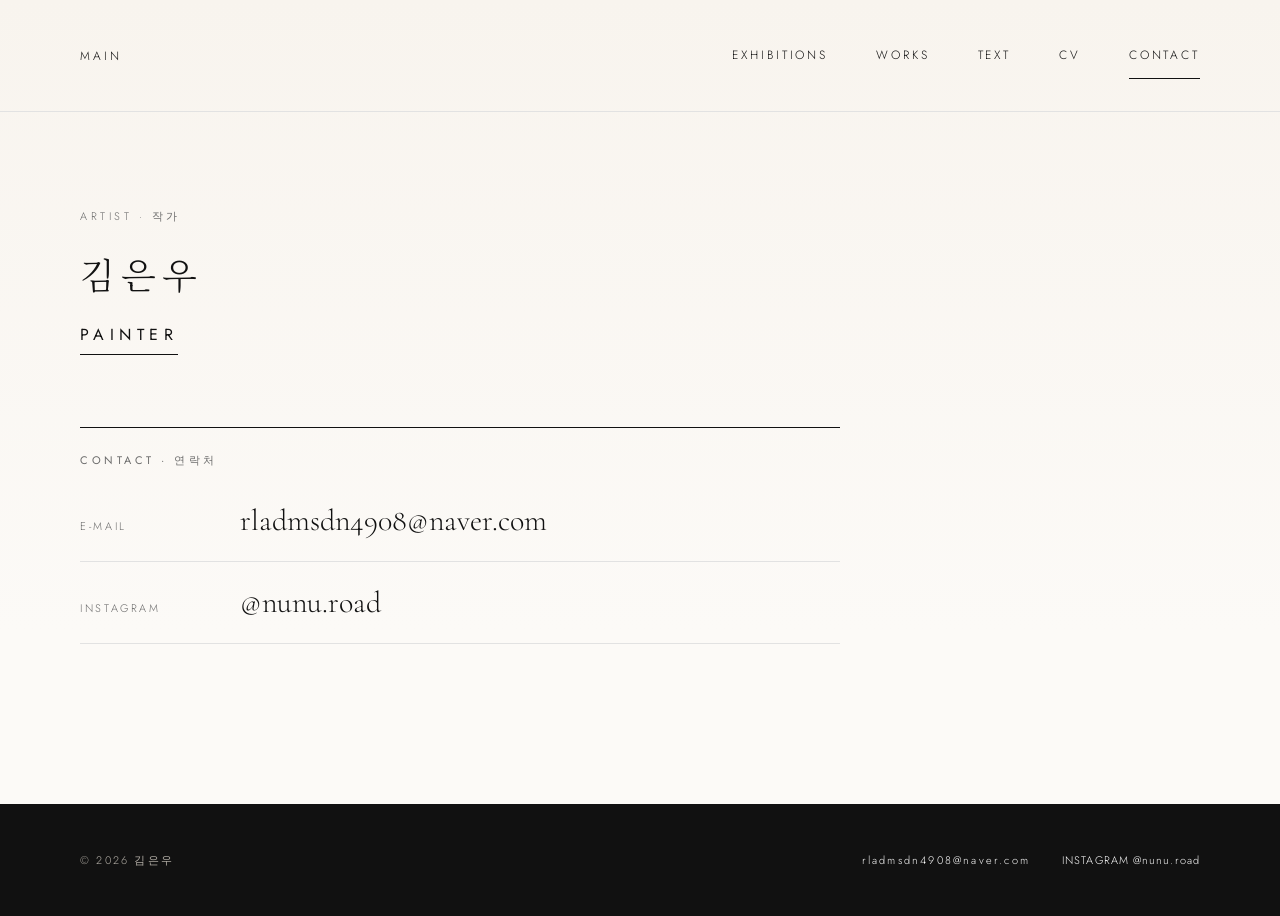
<file: contact.html>
<!doctype html>
<html lang="ko">
<head>
<meta charset="utf-8">
<meta name="viewport" content="width=device-width, initial-scale=1">
<title>김은우 — 소개 · 연락처</title>
<meta name="description" content="화가 김은우의 포트폴리오. 손과 잡초의 형상을 통해 관계가 생겨나고 변해가는 과정을 그린다.">
<meta property="og:title" content="김은우 — 소개 · 연락처">
<meta property="og:description" content="화가 김은우의 포트폴리오. 손과 잡초의 형상을 통해 관계가 생겨나고 변해가는 과정을 그린다.">
<meta property="og:type" content="website">
<meta property="og:url" content="https://rladmsdn4908-droid.github.io/contact.html">
<meta property="og:image" content="https://rladmsdn4908-droid.github.io/og.jpg">
<meta property="og:image:width" content="1200">
<meta property="og:image:height" content="630">
<meta name="twitter:card" content="summary_large_image">
<link rel="stylesheet" href="https://fonts.googleapis.com/css2?family=Cormorant+Garamond:ital,wght@0,300;0,400;0,500;1,300;1,400&amp;family=Noto+Serif+KR:wght@300;400&amp;family=Jost:wght@300;400&amp;display=swap">
<style>
body{margin:0;background:#FFFFFF}
a{color:#111111;text-decoration:none}a:hover{color:#6B6B6B}
@media (max-width: 640px){header,main,footer,section,.hero-row{padding-left:16px !important;padding-right:16px !important}}
</style>
<link rel="stylesheet" href="site.css">
</head>
<body>
<template id="dc">
<div style="background: #FFFFFF; color: #111111; font-family: 'Noto Serif KR', 'Cormorant Garamond', serif; font-weight: 300; word-break: keep-all">

  <header style="display: flex; flex-wrap: wrap; justify-content: space-between; align-items: center; gap: 24px; padding: 32px 80px; border-bottom: 1px solid #E2E2E2">
    <a href="index.html" style="font-family: 'Jost', sans-serif; font-size: 12px; letter-spacing: 0.24em; padding: 14px 0">MAIN</a>
    <nav style="display: flex; flex-wrap: wrap; gap: 48px; font-family: 'Jost', sans-serif; font-size: 12px; letter-spacing: 0.24em">
      <a href="exhibitions.html" style="padding: 14px 0">EXHIBITIONS</a>
      <a href="works.html" style="padding: 14px 0">WORKS</a>
      <a href="text.html" style="padding: 14px 0">TEXT</a>
      <a href="cv.html" style="padding: 14px 0">CV</a>
      <a href="contact.html" style="padding: 14px 0; border-bottom: 1px solid #111111">CONTACT</a>
    </nav>
  </header>

  <main style="max-width: 1600px; margin: 0 auto; padding: 96px 80px 160px; display: flex; flex-wrap: wrap; gap: 64px 96px; align-items: flex-start">
    <div style="flex: 1 1 440px; max-width: 760px; display: flex; flex-direction: column; gap: 72px">
      <section style="display: flex; flex-direction: column; gap: 28px">
        <span style="font-family: 'Jost', sans-serif; font-size: 11px; letter-spacing: 0.32em; color: #6B6B6B">ARTIST · 작가</span>
        <h1 style="margin: 0; font-family: 'Noto Serif KR', serif; font-weight: 300; font-size: 36px; line-height: 1.2; letter-spacing: 0.16em">김은우</h1>
        <span style="align-self: flex-start; font-family: 'Jost', sans-serif; font-weight: 400; font-size: 16px; letter-spacing: 0.34em; color: #111111; border-bottom: 1px solid #111111; padding-bottom: 8px">PAINTER</span>
      </section>

      <section style="display: flex; flex-direction: column; border-top: 1px solid #111111">
        <h2 style="margin: 0; padding: 24px 0 12px; font-family: 'Jost', sans-serif; font-weight: 400; font-size: 11px; letter-spacing: 0.32em; color: #6B6B6B">CONTACT · 연락처</h2>
        <dl style="margin: 0; display: flex; flex-direction: column">
          <div style="display: flex; flex-wrap: wrap; gap: 8px 40px; align-items: baseline; padding: 22px 0; border-bottom: 1px solid #E2E2E2">
            <dt style="flex: 0 0 120px; font-family: 'Jost', sans-serif; font-size: 11px; letter-spacing: 0.24em; color: #6B6B6B">E-MAIL</dt>
            <dd style="margin: 0; font-family: 'Cormorant Garamond', serif; font-size: 30px"><a href="mailto:rladmsdn4908@naver.com">rladmsdn4908@naver.com</a></dd>
          </div>
          <div style="display: flex; flex-wrap: wrap; gap: 8px 40px; align-items: baseline; padding: 22px 0; border-bottom: 1px solid #E2E2E2">
            <dt style="flex: 0 0 120px; font-family: 'Jost', sans-serif; font-size: 11px; letter-spacing: 0.24em; color: #6B6B6B">INSTAGRAM</dt>
            <dd style="margin: 0; font-family: 'Cormorant Garamond', serif; font-size: 30px"><a href="https://instagram.com/nunu.road">@nunu.road</a></dd>
          </div>
        </dl>
      </section>
    </div>
  </main>

  <footer style="background: #111111; color: #B5B0A8; padding: 48px 80px">
    <div style="max-width: 1600px; margin: 0 auto; display: flex; flex-wrap: wrap; justify-content: space-between; gap: 16px; font-family: 'Jost', sans-serif; font-size: 11px; letter-spacing: 0.2em">
      <span>© 2026 김은우</span>
      <span style="display: flex; flex-wrap: wrap; gap: 8px 32px">
        <a href="mailto:rladmsdn4908@naver.com" style="color: #FFFFFF">rladmsdn4908@naver.com</a>
        <a href="https://instagram.com/nunu.road" style="color: #FFFFFF; letter-spacing: 0.1em">INSTAGRAM @nunu.road</a>
      </span>
    </div>
  </footer>
</div>
</template>
<div id="dc-root"></div>
<script src="sky.js"></script>
<script src="dc.js"></script>
<script>
class Component extends DCLogic {
  renderVals() {
    return {};
  }
}
</script>
</body>
</html>
</file>
<file: site.css>
/* 하늘 배경: sky.js가 그리는 옅은 배경이 페이지 맨 뒤에 깔린다 */
html { background: #FAFAF8; }
body { background: transparent !important; }
#sky { position: fixed; inset: 0; z-index: -1; pointer-events: none; opacity: 0; transition: opacity 1.2s ease; }
#sky.ready { opacity: 1; }
#dc-root [style*="background: #FFFFFF"]:not([role="dialog"]) { background: transparent !important; }
/* 작품 크게 보기 화면도 같은 하늘 배경 */
#dc-root [role="dialog"] { background: linear-gradient(to bottom, var(--sky-top, #FAFAF8) 0%, var(--sky-bottom, #FEFEFD) 70%) !important; }

/* 밤: 배경이 어두워지면 글씨와 선을 밝게 (아래 검은 영역은 그대로) */
html.sky-dark #dc-root { color: #ECEBE7; }
html.sky-dark #dc-root a:not(footer *):not(.gal-ui) { color: #ECEBE7; }
html.sky-dark #dc-root a:not(footer *):not(.gal-ui):hover { color: #A8ACB5; }
html.sky-dark #dc-root [style*="color: #111111"]:not(footer *):not(.gal-ui), html.sky-dark #dc-root [style*="color:#111111"]:not(footer *):not(.gal-ui) { color: #ECEBE7 !important; }
html.sky-dark #dc-root [style*="color: #6B6B6B"]:not(footer *):not(.gal-ui), html.sky-dark #dc-root [style*="color:#6B6B6B"]:not(footer *):not(.gal-ui) { color: #A8ACB5 !important; }
html.sky-dark #dc-root [style*="color: #5F5A54"]:not(footer *):not(.gal-ui) { color: #B3AEA7 !important; }
html.sky-dark #dc-root [style*="solid #111111"]:not(footer *):not(.gal-ui) { border-color: #ECEBE7 !important; }
html.sky-dark #dc-root [style*="solid #E2E2E2"]:not(footer *):not(.gal-ui) { border-color: rgba(255, 255, 255, 0.16) !important; }

/* 휴대폰 화면 보정 (공개용 사이트 전용) */
@media (max-width: 640px) {
  header, main, footer, section, .hero-row { padding-left: 16px !important; padding-right: 16px !important; }
  #dc-root header { padding-top: 16px !important; padding-bottom: 16px !important; }
  #dc-root nav { gap: 4px 22px !important; }
  #dc-root [style*="flex"] { min-width: 0; }
  #dc-root h1[style*="font-size: 72px"], #dc-root h1[style*="font-size: 64px"] { font-size: 48px !important; }
  #dc-root h1[style*="font-size: 88px"] { font-size: 40px !important; line-height: 1.1 !important; }
  #dc-root h2[style*="font-size: 56px"] { font-size: 40px !important; }
  #dc-root a[href^="mailto"][style*="font-size: 48px"] { font-size: 7vw !important; }
  #dc-root [style*="minmax(520px"] { grid-template-columns: 1fr !important; }
}

/* 휴대폰 크게 보기의 흰 동그라미 화살표는 밤에도 어두운 화살표 */
@media (max-width: 640px) {
  html.sky-dark #dc-root .v-arrow.v-arrow.v-arrow { color: #111111 !important; }
}
</file>
